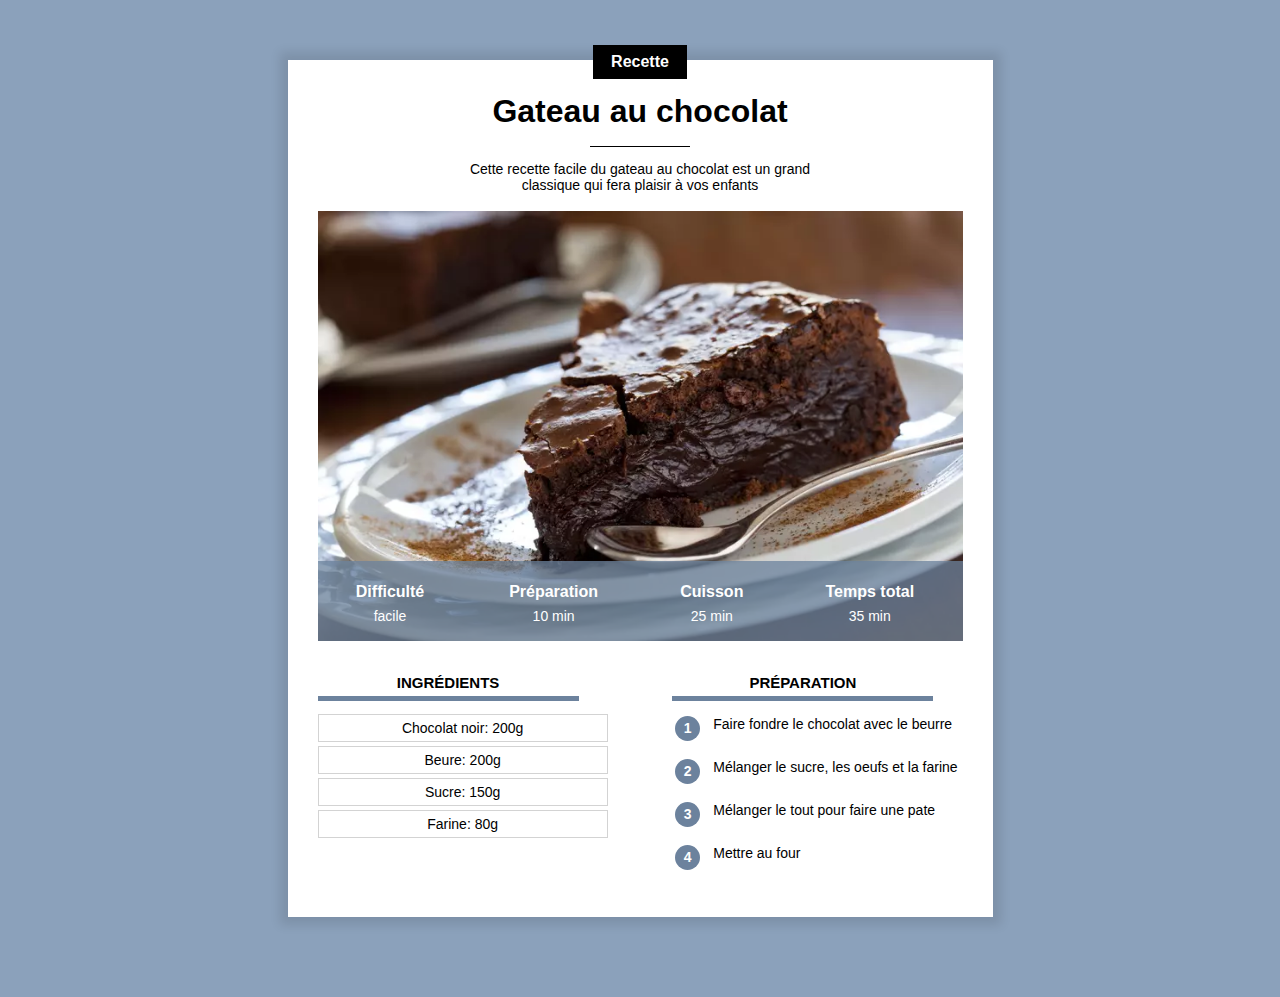
<file: index.html>
<!DOCTYPE html>
<html lang="fr">
<head>
    <meta charset="UTF-8">
    <meta http-equiv="X-UA-Compatible" content="IE=edge">
    <meta name="viewport" content="width=device-width, initial-scale=1.0">
    
    <title>recette_exemple</title>
    <link rel="stylesheet" href="recette.css">
</head>
<body>
    
    
    <div class="contenu">
        <div class="centre  categorie">
            <p class="categorie">Recette</p>
        </div>
        <h1> Gateau au chocolat</h1>
        <div class="separateur"></div>
        <div class="centre">
            <p class="description">Cette recette facile du gateau au chocolat
                est un grand classique qui fera plaisir à vos enfants</p>
        </div>

        <div class = "info"">
            <img class="centre"  style="display:block" src="gateau.jpeg">
            <table class="info">
                <tr>
                    <th>Difficulté</td>
                    <th>Préparation</td>
                    <th>Cuisson</td>
                    <th>Temps total</td>
                </tr>
                <tr>
                    <td>facile</td>
                    <td>10 min</td>
                    <td>25 min</td>
                    <td>35 min</td>
                </tr>
            </table>
        </div>
        <div>
            <div class="colonne1 colonne">
                <h2>Ingrédients</h2>
                <div class="Ingredients">
                    <p>Chocolat noir: 200g</p>
                    <p>Beure: 200g</p>
                    <p>Sucre: 150g</p>
                    <p>Farine: 80g</p>
                </div>
            </div>
        
    
            <div class="colonne2 colonne">
                <h2>Préparation</h2>
                <table class="preparation">
                    <tr>
                        <td><p class="numero">1</p></td><td class="preparation_etape">Faire fondre le chocolat avec le beurre</td>
                    </tr>
                    <tr>
                        <td> <p class="numero">2</p></td> <td class="preparation_etape">Mélanger le sucre, les oeufs et la farine</td>
                    </tr>
                    <tr>
                        <td> <p class="numero">3</p></td><td class="preparation_etape">Mélanger le tout pour faire une pate</td>
                    </tr>
                    <tr>
                        <td><p class="numero">4</p></td> <td class="preparation_etape">Mettre au four</td>
                    </tr>
                </table>
            </div>
        </div>
        
    
    </div>
    
</body>
</html>
</file>
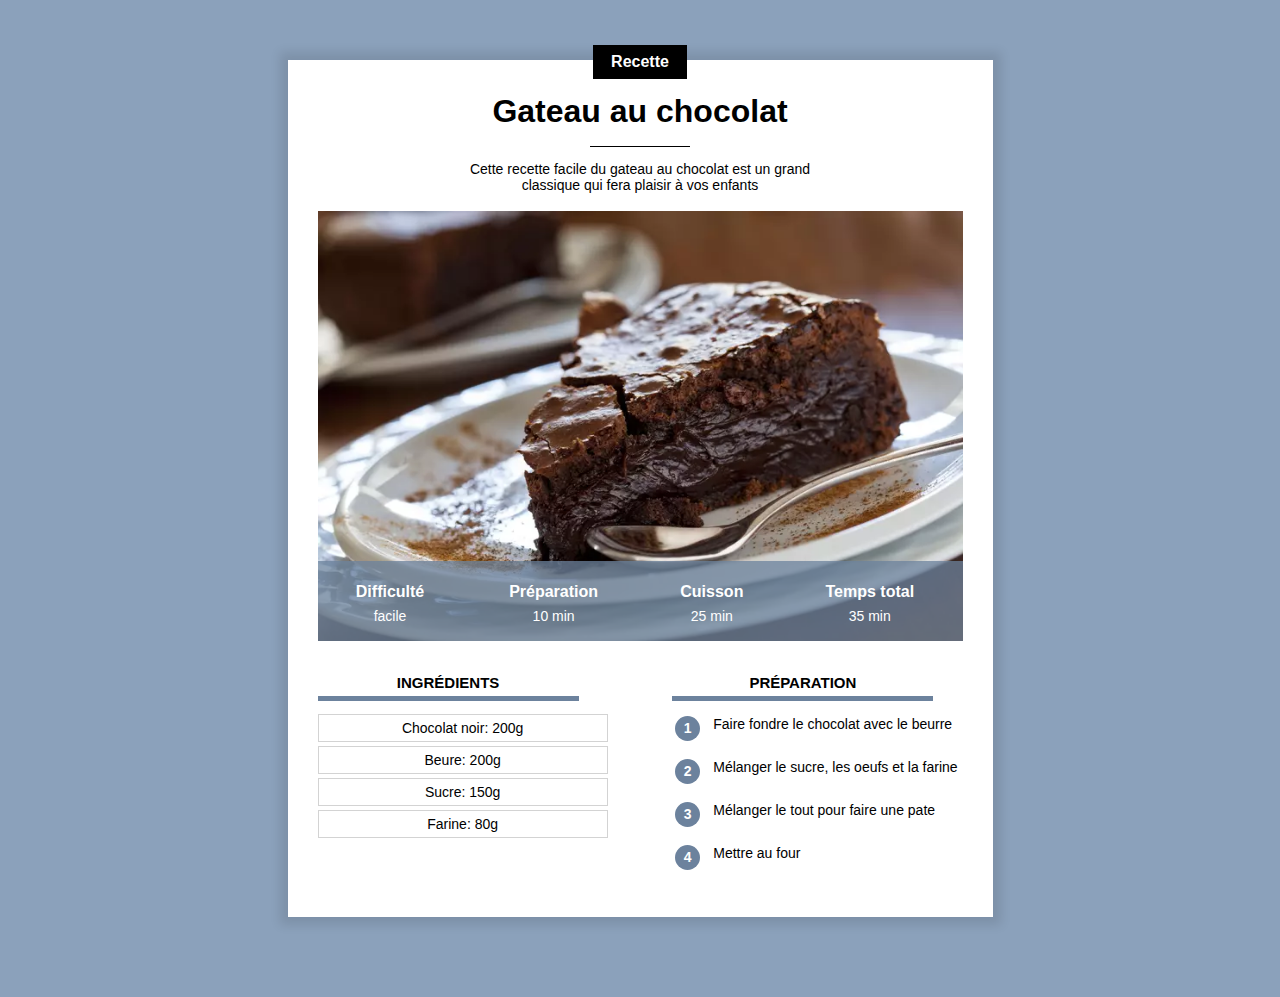
<file: recette_exemple.html>
<!DOCTYPE html>
<html lang="fr">
<head>
    <meta charset="UTF-8">
    <meta http-equiv="X-UA-Compatible" content="IE=edge">
    <meta name="viewport" content="width=device-width, initial-scale=1.0">
    <title>recette_exemple</title>
    <link rel="stylesheet" href="recette.css">
</head>
<body>
    
    
    <div class="contenu">
        <div class="centre  categorie">
            <p class="categorie">Recette</p>
        </div>
        <h1> Gateau au chocolat</h1>
        <div class="separateur"></div>
        <div class="centre">
            <p class="description">Cette recette facile du gateau au chocolat
                est un grand classique qui fera plaisir à vos enfants</p>
        </div>

        <div class = "info"">
            <img class="centre"  style="display:block" src="gateau.jpeg">
            <table class="info">
                <tr>
                    <th>Difficulté</td>
                    <th>Préparation</td>
                    <th>Cuisson</td>
                    <th>Temps total</td>
                </tr>
                <tr>
                    <td>facile</td>
                    <td>10 min</td>
                    <td>25 min</td>
                    <td>35 min</td>
                </tr>
            </table>
        </div>
        <div>
            <div class="colonne1 colonne">
                <h2>Ingrédients</h2>
                <div class="Ingredients">
                    <p>Chocolat noir: 200g</p>
                    <p>Beure: 200g</p>
                    <p>Sucre: 150g</p>
                    <p>Farine: 80g</p>
                </div>
            </div>
        
    
            <div class="colonne2 colonne">
                <h2>Préparation</h2>
                <table class="preparation">
                    <tr>
                        <td><p class="numero">1</p></td><td class="preparation_etape">Faire fondre le chocolat avec le beurre</td>
                    </tr>
                    <tr>
                        <td> <p class="numero">2</p></td> <td class="preparation_etape">Mélanger le sucre, les oeufs et la farine</td>
                    </tr>
                    <tr>
                        <td> <p class="numero">3</p></td><td class="preparation_etape">Mélanger le tout pour faire une pate</td>
                    </tr>
                    <tr>
                        <td><p class="numero">4</p></td> <td class="preparation_etape">Mettre au four</td>
                    </tr>
                </table>
            </div>
        </div>
        
    
    </div>
    
</body>
</html>
</file>
<file: recette.css>
*{
    overflow: auto;
}

body{
    background-color: #8BA1BB;
    font-family: Arial;
    margin: 0;
}
.recette{
    text-align: center;
}
div.contenu{
    background-color: white;
    color: black;
    margin: 40px 8px 40px 8px;
    padding: 0px 8px 20px 8px;
    box-shadow: 0px 0px 10px 8px rgba(0, 0, 0, 0.1);
    overflow: visible;
}

h1{
    text-align: center;
    margin-top: 10px;
    margin-bottom: 16px;
}
div.separateur{
    height: 1px;
    width: 100px;
    background-color: black;
    margin-left: auto;
    margin-right: auto;

}

p.description{
    text-align: center;
    max-width: 400px;
    display: inline-block;
    font-size: 14px;
}

.centre{
    text-align: center;
    width: 100%;
}

div.categorie{
    margin-bottom: 0px;
    margin-top: 0px;
    overflow: visible;
}

p.categorie{
    text-align: center;
    background-color: black;
    display: inline-block;
    margin-bottom: 0;
    margin-top: -15px;
    padding: 8px 18px;
    font-weight: bold;
    font-size: 16px;
    color: white;
}

div.info{
    position: relative;
}

table.info{
    position: absolute; 
    bottom:0;
    width:100%;
    height: 50px;
    color:white; 
    background-color: #6C829DC0;
}

table.info td{
    text-align: center;
    font-size: 12px;
    vertical-align: top;
}

table.info th{
    font-size: 14px;
    vertical-align: bottom;
    padding-bottom: 4px;
}

div.colonne{
    width: 100%;
    margin-top: 20px;
}
div.colonne h2{
    text-align: center;
    text-transform: uppercase;
    font-size: 15px;
    border-bottom: 5px solid #6C829D;
    padding-bottom: 5px;
    
}
div.colonne1{
    display: inline-block;
}


div.Ingredients p{
    border: 1px solid lightgray;
    text-align: center;
    font-size: 14px;
    padding-top: 5px;
    padding-bottom: 5px;
    margin-bottom: 4px;
    margin-top: 1px;
 }

 table.preparation p.numero{

    background-color: #6C829D;
    width: 25px;
    height: 25px;
    text-align: center;
    color: white;
    font-size: 14px;
    font-weight: bold;
    margin-top: 0;
    padding-top: 4px;
    box-sizing: border-box;
    border-radius: 50%;
 }
 table.preparation td{
     vertical-align: top;
 }
 
 table.preparation td.preparation_etape{
    font-size: 14px;
    padding-left: 10px;
    padding-bottom: 10px;
}
table.preparation tr{
    height: 40px;
}

/*sur ordinateur*/
@media only screen and (min-width: 768px) {
    div.contenu{
        background-color: white;
        color: black;
        margin: 60px 10% 80px 10%;
        min-width: 350px;
        padding: 0px 30px 30px 30px;
        box-shadow: 0px 0px 10px 8px rgba(0, 0, 0, 0.1);
        overflow: visible;
    }
    table.info{
        height: 80px;
    }
    table.info td{
        
        font-size: 14px;
       
    }
    
    table.info th{
        font-size: 16px;  
    }
    div.colonne{
        width: 45%;
    }
    div.colonne h2{
         margin-right: 10%; 
    }
    div.colonne1{
        display: inline-block;
    }
    div.colonne2{
       float: right; 
    }
  }
  @media only screen and (min-width: 768px) {
      div.contenu{
          margin-left: auto;
          margin-right: auto;
          width: 645px;
      }

  }
</file>
